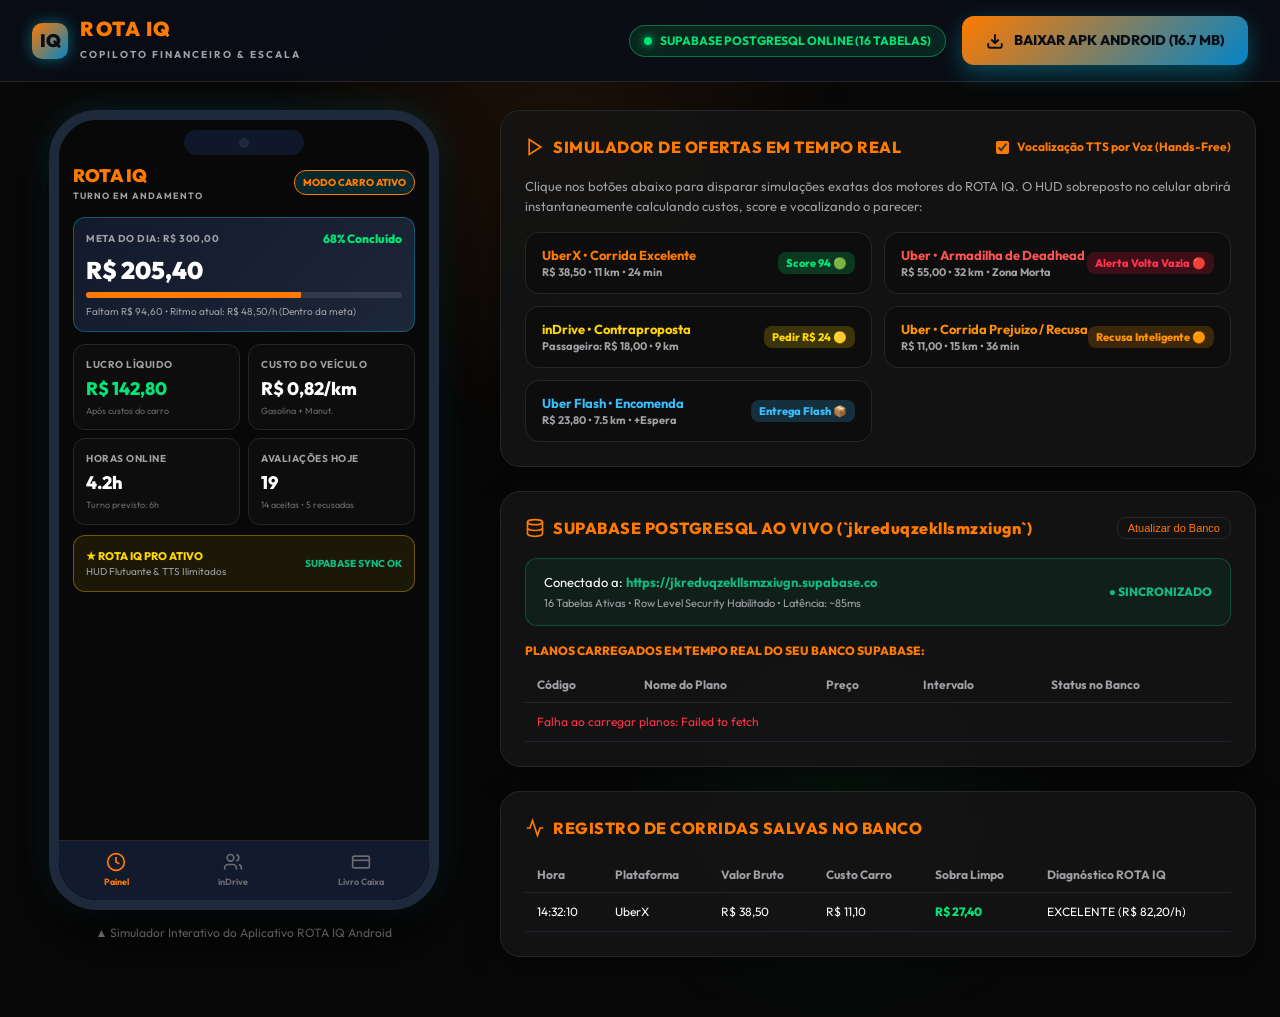
<file: web/index.html>
<!DOCTYPE html>
<html lang="pt-BR">
<head>
    <meta charset="UTF-8">
    <meta name="viewport" content="width=device-width, initial-scale=1.0">
    <title>ROTA IQ - Cockpit Operacional e Simulador em Tempo Real</title>
    <meta name="description" content="ROTA IQ - Copiloto de Inteligência Financeira e Decisão para Motoristas de Aplicativos (Uber, 99, inDrive).">
    <link rel="preconnect" href="https://fonts.googleapis.com">
    <link rel="preconnect" href="https://fonts.gstatic.com" crossorigin>
    <link href="https://fonts.googleapis.com/css2?family=Outfit:wght@400;600;700;800;900&display=swap" rel="stylesheet">
    <link rel="icon" type="image/png" href="favicon.png">
    <link rel="stylesheet" href="style.css">
</head>
<body>
    <div class="bg-glow-top"></div>
    <div class="bg-glow-bottom"></div>

    <!-- Header Principal -->
    <header class="top-header">
        <div class="brand-container">
            <div class="brand-logo-icon">IQ</div>
            <div class="brand-text">
                <h1>ROTA IQ</h1>
                <span>COPILOTO FINANCEIRO & ESCALA</span>
            </div>
        </div>

        <div style="display: flex; gap: 16px; align-items: center;">
            <div class="header-status-badge">
                <div class="pulse-dot"></div>
                <span>SUPABASE POSTGRESQL ONLINE (16 TABELAS)</span>
            </div>

            <a href="rota-iq-debug.apk" download="rota-iq-debug.apk" class="btn-download-apk" id="btn-download-top">
                <svg width="18" height="18" viewBox="0 0 24 24" fill="none" stroke="currentColor" stroke-width="2.5"><path d="M21 15v4a2 2 0 0 1-2 2H5a2 2 0 0 1-2-2v-4"/><polyline points="7 10 12 15 17 10"/><line x1="12" y1="15" x2="12" y2="3"/></svg>
                <span>BAIXAR APK ANDROID (16.7 MB)</span>
            </a>
        </div>
    </header>

    <!-- Layout Principal -->
    <main class="main-layout">
        <!-- Coluna Esquerda: Smartphone Interativo Mockup Android -->
        <div class="phone-mockup-wrapper">
            <div class="phone-frame">
                <div class="phone-notch">
                    <div class="camera-lens"></div>
                </div>

                <!-- HUD Flutuante Translúcido (Simulado sobre a tela) -->
                <div class="hud-overlay-card" id="hud-overlay">
                    <div class="hud-top-row">
                        <span class="hud-score-badge" id="hud-score-badge">SCORE 92</span>
                        <span style="font-size: 11px; font-weight: 800; color: #94A3B8;" id="hud-platform-tag">UBERX</span>
                    </div>
                    <div style="font-size: 11px; color: #94A3B8; font-weight: 700;">SOBRA LIMPO NO BOLSO</div>
                    <div class="hud-net-profit" id="hud-profit-val">R$ 27,40</div>
                    <div class="hud-subrates">
                        <span>R$/h Líquido: <strong id="hud-hourly-val">R$ 82,20</strong></span>
                        <span>R$/km Líquido: <strong id="hud-km-val">R$ 2,88</strong></span>
                    </div>
                    <div class="hud-reason-pill" id="hud-reason-text">
                        ✓ Margem alta (+65%) e 82 reais por hora.
                    </div>
                    <div class="hud-actions">
                        <button class="btn-hud btn-hud-accept" id="btn-hud-accept" onclick="acceptOffer()">ACEITAR NO APP</button>
                        <button class="btn-hud btn-hud-dismiss" onclick="dismissHud()">RECUSAR</button>
                    </div>
                </div>

                <!-- Tela do Aplicativo ROTA IQ -->
                <div class="phone-screen" id="phone-screen">
                    <!-- Aba Cockpit Dashboard (Padrão) -->
                    <div id="screen-dashboard">
                        <div class="phone-cockpit-header">
                            <div>
                                <div style="font-size: 18px; font-weight: 900; color: var(--brand-primary);">ROTA IQ</div>
                                <div style="font-size: 9px; font-weight: 700; color: var(--text-secondary); letter-spacing: 1px;">TURNO EM ANDAMENTO</div>
                            </div>
                            <div style="background: rgba(0, 229, 255, 0.15); border: 1px solid var(--brand-primary); padding: 4px 8px; border-radius: 12px; font-size: 10px; font-weight: 800; color: var(--brand-primary);">
                                MODO CARRO ATIVO
                            </div>
                        </div>

                        <!-- Card de Meta Diária -->
                        <div class="cockpit-widget" style="margin-bottom: 12px; background: linear-gradient(135deg, rgba(19, 27, 46, 0.95), rgba(30, 41, 59, 0.95)); border-color: rgba(0, 229, 255, 0.3);">
                            <div style="display: flex; justify-content: space-between; align-items: center;">
                                <div class="widget-label">Meta do Dia: R$ 300,00</div>
                                <div style="font-size: 12px; font-weight: 800; color: var(--color-excellent);">68% Concluído</div>
                            </div>
                            <div style="font-size: 24px; font-weight: 900; color: var(--text-primary); margin: 4px 0;">R$ 205,40</div>
                            <div style="height: 6px; background: rgba(255,255,255,0.1); border-radius: 3px; overflow: hidden;">
                                <div style="width: 68%; height: 100%; background: var(--brand-primary);"></div>
                            </div>
                            <div style="font-size: 10px; color: var(--text-secondary); margin-top: 6px;">
                                Faltam R$ 94,60 • Ritmo atual: R$ 48,50/h (Dentro da meta)
                            </div>
                        </div>

                        <!-- Grid 2x2 Métricas -->
                        <div class="metric-grid-2">
                            <div class="cockpit-widget">
                                <div class="widget-label">Lucro Líquido</div>
                                <div class="widget-value" style="color: var(--color-excellent);" id="phone-stat-net">R$ 142,80</div>
                                <div class="widget-sub">Após custos do carro</div>
                            </div>
                            <div class="cockpit-widget">
                                <div class="widget-label">Custo do Veículo</div>
                                <div class="widget-value" style="color: var(--text-primary);">R$ 0,82/km</div>
                                <div class="widget-sub">Gasolina + Manut.</div>
                            </div>
                            <div class="cockpit-widget">
                                <div class="widget-label">Horas Online</div>
                                <div class="widget-value">4.2h</div>
                                <div class="widget-sub">Turno previsto: 6h</div>
                            </div>
                            <div class="cockpit-widget">
                                <div class="widget-label">Avaliações Hoje</div>
                                <div class="widget-value" id="phone-eval-count">19</div>
                                <div class="widget-sub">14 aceitas • 5 recusadas</div>
                            </div>
                        </div>

                        <!-- Banner Plano Pro -->
                        <div class="cockpit-widget" style="background: rgba(255, 215, 0, 0.08); border-color: rgba(255, 215, 0, 0.35); margin-top: 6px;">
                            <div style="display: flex; justify-content: space-between; align-items: center;">
                                <div>
                                    <div style="font-size: 11px; font-weight: 800; color: #FFD700;">★ ROTA IQ PRO ATIVO</div>
                                    <div style="font-size: 10px; color: var(--text-secondary);">HUD Flutuante & TTS Ilimitados</div>
                                </div>
                                <span style="font-size: 10px; font-weight: 800; color: #10B981;">SUPABASE SYNC OK</span>
                            </div>
                        </div>
                    </div>

                    <!-- Aba inDrive Simulator (Oculta por padrão) -->
                    <div id="screen-indrive" style="display: none;">
                        <div style="font-size: 16px; font-weight: 800; color: var(--brand-primary); margin-bottom: 12px;">INDRIVE & CONTRAPROPOSTA</div>
                        <div class="cockpit-widget" style="margin-bottom: 12px;">
                            <div class="widget-label">Proposta do Passageiro</div>
                            <div style="font-size: 20px; font-weight: 800; color: var(--color-acceptable);" id="indrive-proposal-fare">R$ 18,00</div>
                            <div style="font-size: 11px; color: var(--text-secondary); margin-top: 4px;">Percurso: 8.5 km • Tempo: 22 min</div>
                        </div>
                        <div class="cockpit-widget" style="border-color: var(--color-acceptable);">
                            <div style="font-size: 12px; font-weight: 800; color: var(--color-acceptable); margin-bottom: 6px;">★ CONTRAPROPOSTA RECOMENDADA</div>
                            <div style="font-size: 18px; font-weight: 800; color: var(--text-primary);" id="indrive-counter-fare">Pedir R$ 24,00 (+R$ 6,00)</div>
                            <div style="font-size: 11px; color: var(--color-excellent); margin-top: 4px;">Eleva seu lucro para R$ 49,10/h líquido!</div>
                        </div>
                    </div>

                    <!-- Aba Livro Caixa MEI (Oculta por padrão) -->
                    <div id="screen-tax" style="display: none;">
                        <div style="font-size: 16px; font-weight: 800; color: var(--brand-primary); margin-bottom: 12px;">LIVRO CAIXA & MEI (LEI 123/2006)</div>
                        <div class="cockpit-widget" style="margin-bottom: 10px;">
                            <div class="widget-label">Teto Anual MEI (R$ 81.000,00)</div>
                            <div style="font-size: 20px; font-weight: 800; color: var(--color-excellent);">R$ 42.500,00 (52.4%)</div>
                            <div style="font-size: 10px; color: #10B981; margin-top: 4px;">✓ Dentro do limite anual do MEI</div>
                        </div>
                        <div class="metric-grid-2">
                            <div class="cockpit-widget">
                                <div class="widget-label">Parcela Isenta (16%)</div>
                                <div class="widget-value" style="color: var(--color-excellent); font-size: 15px;">R$ 6.800,00</div>
                            </div>
                            <div class="cockpit-widget">
                                <div class="widget-label">Despesas Dedutíveis</div>
                                <div class="widget-value" style="color: var(--brand-primary); font-size: 15px;">R$ 18.420,00</div>
                            </div>
                        </div>
                        <div class="cockpit-widget" style="border-color: var(--color-excellent);">
                            <div style="font-size: 11px; font-weight: 800; color: var(--color-excellent);">100% BLINDADO CONTRA IRPF</div>
                            <div style="font-size: 10px; color: var(--text-secondary); margin-top: 4px;">Combustível e manutenções anularam totalmente o rendimento tributável. Zero imposto a pagar!</div>
                        </div>
                    </div>
                </div>

                <!-- Barra Inferior do Mockup -->
                <div class="phone-bottom-nav">
                    <div class="nav-item active" onclick="switchPhoneTab('dashboard')">
                        <svg viewBox="0 0 24 24" fill="none" stroke="currentColor" stroke-width="2"><circle cx="12" cy="12" r="10"/><path d="M12 6v6l4 2"/></svg>
                        <span>Painel</span>
                    </div>
                    <div class="nav-item" onclick="switchPhoneTab('indrive')">
                        <svg viewBox="0 0 24 24" fill="none" stroke="currentColor" stroke-width="2"><path d="M16 21v-2a4 4 0 0 0-4-4H6a4 4 0 0 0-4 4v2"/><circle cx="9" cy="7" r="4"/><path d="M22 21v-2a4 4 0 0 0-3-3.87"/><path d="M16 3.13a4 4 0 0 1 0 7.75"/></svg>
                        <span>inDrive</span>
                    </div>
                    <div class="nav-item" onclick="switchPhoneTab('tax')">
                        <svg viewBox="0 0 24 24" fill="none" stroke="currentColor" stroke-width="2"><rect x="2" y="5" width="20" height="14" rx="2"/><line x1="2" y1="10" x2="22" y2="10"/></svg>
                        <span>Livro Caixa</span>
                    </div>
                </div>
            </div>
            <div style="font-size: 12px; color: var(--text-secondary); margin-top: 14px; text-align: center;">
                ▲ Simulador Interativo do Aplicativo ROTA IQ Android
            </div>
        </div>

        <!-- Coluna Direita: Centro de Controle, Simulação e Supabase Live -->
        <div class="control-center">
            <!-- Painel 1: Laboratório de Simulação de Ofertas -->
            <div class="panel-card">
                <div class="panel-card-header">
                    <h2>
                        <svg width="20" height="20" viewBox="0 0 24 24" fill="none" stroke="currentColor" stroke-width="2"><polygon points="5 3 19 12 5 21 5 3"/></svg>
                        <span>SIMULADOR DE OFERTAS EM TEMPO REAL</span>
                    </h2>
                    <div style="display: flex; align-items: center; gap: 8px;">
                        <input type="checkbox" id="chk-tts" checked style="accent-color: var(--brand-primary);">
                        <label for="chk-tts" style="font-size: 12px; font-weight: 700; color: var(--brand-primary); cursor: pointer;">Vocalização TTS por Voz (Hands-Free)</label>
                    </div>
                </div>

                <p style="font-size: 13px; color: var(--text-secondary); margin-bottom: 16px;">
                    Clique nos botões abaixo para disparar simulações exatas dos motores do ROTA IQ. O HUD sobreposto no celular abrirá instantaneamente calculando custos, score e vocalizando o parecer:
                </p>

                <div class="sim-buttons-grid">
                    <button class="btn-sim" onclick="simulateOffer('uber_excellent')">
                        <div>
                            <div style="color: var(--brand-primary);">UberX • Corrida Excelente</div>
                            <div style="font-size: 11px; color: var(--text-secondary); margin-top: 2px;">R$ 38,50 • 11 km • 24 min</div>
                        </div>
                        <span class="sim-badge badge-excellent">Score 94 🟢</span>
                    </button>

                    <button class="btn-sim" onclick="simulateOffer('deadhead_trap')">
                        <div>
                            <div style="color: #FF5252;">Uber • Armadilha de Deadhead</div>
                            <div style="font-size: 11px; color: var(--text-secondary); margin-top: 2px;">R$ 55,00 • 32 km • Zona Morta</div>
                        </div>
                        <span class="sim-badge badge-trap">Alerta Volta Vazia 🔴</span>
                    </button>

                    <button class="btn-sim" onclick="simulateOffer('indrive_counter')">
                        <div>
                            <div style="color: #FFD600;">inDrive • Contraproposta</div>
                            <div style="font-size: 11px; color: var(--text-secondary); margin-top: 2px;">Passageiro: R$ 18,00 • 9 km</div>
                        </div>
                        <span class="sim-badge badge-counter">Pedir R$ 24 🟡</span>
                    </button>

                    <button class="btn-sim" onclick="simulateOffer('uber_loss')">
                        <div>
                            <div style="color: #FF9100;">Uber • Corrida Prejuízo / Recusa</div>
                            <div style="font-size: 11px; color: var(--text-secondary); margin-top: 2px;">R$ 11,00 • 15 km • 36 min</div>
                        </div>
                        <span class="sim-badge badge-loss">Recusa Inteligente 🟠</span>
                    </button>

                    <button class="btn-sim" onclick="simulateOffer('delivery_flash')">
                        <div>
                            <div style="color: #38BDF8;">Uber Flash • Encomenda</div>
                            <div style="font-size: 11px; color: var(--text-secondary); margin-top: 2px;">R$ 23,80 • 7.5 km • +Espera</div>
                        </div>
                        <span class="sim-badge" style="background: rgba(56, 189, 248, 0.2); color: #38BDF8;">Entrega Flash 📦</span>
                    </button>
                </div>
            </div>

            <!-- Painel 2: Monitor ao Vivo do Supabase Cloud -->
            <div class="panel-card">
                <div class="panel-card-header">
                    <h2>
                        <svg width="20" height="20" viewBox="0 0 24 24" fill="none" stroke="currentColor" stroke-width="2"><ellipse cx="12" cy="5" rx="9" ry="3"/><path d="M21 12c0 1.66-4 3-9 3s-9-1.34-9-3"/><path d="M3 5v14c0 1.66 4 3 9 3s9-1.34 9-3V5"/></svg>
                        <span>SUPABASE POSTGRESQL AO VIVO (`jkreduqzekllsmzxiugn`)</span>
                    </h2>
                    <button style="background: transparent; border: 1px solid var(--border-color); color: var(--brand-primary); font-size: 11px; padding: 4px 10px; border-radius: 8px; cursor: pointer;" onclick="loadSupabasePlans()">
                        Atualizar do Banco
                    </button>
                </div>

                <div class="cloud-status-box">
                    <div class="cloud-info-text">
                        Conectado a: <strong>https://jkreduqzekllsmzxiugn.supabase.co</strong>
                        <div style="font-size: 11px; color: var(--text-secondary); margin-top: 2px;" id="supabase-details">
                            16 Tabelas Ativas • Row Level Security Habilitado • Latência: ~85ms
                        </div>
                    </div>
                    <span style="font-size: 12px; font-weight: 800; color: #10B981;">● SINCRONIZADO</span>
                </div>

                <!-- Tabela de Planos Carregados do Supabase -->
                <div style="font-size: 12px; font-weight: 800; color: var(--brand-primary); margin-bottom: 8px;">
                    PLANOS CARREGADOS EM TEMPO REAL DO SEU BANCO SUPABASE:
                </div>
                <table class="telemetry-log-table">
                    <thead>
                        <tr>
                            <th>Código</th>
                            <th>Nome do Plano</th>
                            <th>Preço</th>
                            <th>Intervalo</th>
                            <th>Status no Banco</th>
                        </tr>
                    </thead>
                    <tbody id="supabase-plans-tbody">
                        <tr><td colspan="5" style="text-align: center; color: var(--text-muted);">Consultando Supabase...</td></tr>
                    </tbody>
                </table>
            </div>

            <!-- Painel 3: Histórico de Telemetria e Gravação no Banco -->
            <div class="panel-card">
                <div class="panel-card-header">
                    <h2>
                        <svg width="20" height="20" viewBox="0 0 24 24" fill="none" stroke="currentColor" stroke-width="2"><polyline points="22 12 18 12 15 21 9 3 6 12 2 12"/></svg>
                        <span>REGISTRO DE CORRIDAS SALVAS NO BANCO</span>
                    </h2>
                </div>

                <table class="telemetry-log-table">
                    <thead>
                        <tr>
                            <th>Hora</th>
                            <th>Plataforma</th>
                            <th>Valor Bruto</th>
                            <th>Custo Carro</th>
                            <th>Sobra Limpo</th>
                            <th>Diagnóstico ROTA IQ</th>
                        </tr>
                    </thead>
                    <tbody id="evaluations-log-tbody">
                        <tr>
                            <td>14:32:10</td>
                            <td>UberX</td>
                            <td>R$ 38,50</td>
                            <td>R$ 11,10</td>
                            <td style="color: var(--color-excellent); font-weight: 800;">R$ 27,40</td>
                            <td>EXCELENTE (R$ 82,20/h)</td>
                        </tr>
                    </tbody>
                </table>
            </div>
        </div>
    </main>

    <script src="app.js"></script>
</body>
</html>
</file>
<file: web/style.css>
:root {
    --bg-primary: #080808;
    --bg-surface: #0D0D0D;
    --bg-surface-elevated: #141414;
    --bg-card: rgba(20, 20, 20, 0.92);
    --border-color: #262626;
    --border-glow: rgba(255, 122, 0, 0.35);
    
    --brand-primary: #FF7A00;
    --brand-secondary: #FF9A3C;
    
    --color-excellent: #00E676;
    --color-good: #76FF03;
    --color-acceptable: #FFD600;
    --color-bad: #FF9100;
    --color-avoid: #FF334B;
    
    --text-primary: #FFFFFF;
    --text-secondary: #A0A0A5;
    --text-muted: #6B6B70;
    
    --font-main: 'Outfit', 'Inter', -apple-system, BlinkMacSystemFont, 'Segoe UI', Roboto, sans-serif;
}

* {
    box-sizing: border-box;
    margin: 0;
    padding: 0;
}

body {
    background-color: var(--bg-primary);
    color: var(--text-primary);
    font-family: var(--font-main);
    min-height: 100vh;
    overflow-x: hidden;
    line-height: 1.5;
}

/* Background Atmosphere */
.bg-glow-top {
    position: fixed;
    top: -150px;
    left: 20%;
    width: 600px;
    height: 600px;
    background: radial-gradient(circle, rgba(255, 122, 0, 0.09) 0%, transparent 70%);
    pointer-events: none;
    z-index: 0;
}

.bg-glow-bottom {
    position: fixed;
    bottom: -150px;
    right: 15%;
    width: 500px;
    height: 500px;
    background: radial-gradient(circle, rgba(0, 230, 118, 0.06) 0%, transparent 70%);
    pointer-events: none;
    z-index: 0;
}

/* App Header */
.top-header {
    position: relative;
    z-index: 10;
    background: rgba(10, 14, 23, 0.85);
    backdrop-filter: blur(12px);
    border-bottom: 1px solid var(--border-color);
    padding: 16px 32px;
    display: flex;
    justify-content: space-between;
    align-items: center;
}

.brand-container {
    display: flex;
    align-items: center;
    gap: 12px;
}

.brand-logo-icon {
    width: 36px;
    height: 36px;
    background: linear-gradient(135deg, var(--brand-primary), #0284C7);
    border-radius: 10px;
    display: flex;
    align-items: center;
    justify-content: center;
    font-weight: 900;
    color: #0A0E17;
    font-size: 18px;
    box-shadow: 0 0 15px rgba(0, 229, 255, 0.4);
}

.brand-text h1 {
    font-size: 20px;
    font-weight: 900;
    letter-spacing: 1.5px;
    color: var(--brand-primary);
    line-height: 1.1;
}

.brand-text span {
    font-size: 10px;
    font-weight: 700;
    color: var(--text-secondary);
    letter-spacing: 2px;
}

.header-status-badge {
    display: flex;
    align-items: center;
    gap: 8px;
    background: rgba(0, 230, 118, 0.12);
    border: 1px solid rgba(0, 230, 118, 0.4);
    padding: 6px 14px;
    border-radius: 20px;
    font-size: 12px;
    font-weight: 700;
    color: var(--color-excellent);
}

.pulse-dot {
    width: 8px;
    height: 8px;
    background-color: var(--color-excellent);
    border-radius: 50%;
    box-shadow: 0 0 8px var(--color-excellent);
    animation: pulse 1.8s infinite;
}

@keyframes pulse {
    0% { transform: scale(0.9); opacity: 0.8; }
    50% { transform: scale(1.3); opacity: 1; }
    100% { transform: scale(0.9); opacity: 0.8; }
}

/* Main Layout */
.main-layout {
    position: relative;
    z-index: 5;
    max-width: 1400px;
    margin: 0 auto;
    padding: 28px 24px 60px;
    display: grid;
    grid-template-columns: 440px 1fr;
    gap: 36px;
}

@media (max-width: 1024px) {
    .main-layout {
        grid-template-columns: 1fr;
    }
}

/* Smartphone Mockup Frame */
.phone-mockup-wrapper {
    display: flex;
    flex-direction: column;
    align-items: center;
}

.phone-frame {
    width: 390px;
    height: 800px;
    background: #000;
    border-radius: 48px;
    border: 10px solid #1E293B;
    box-shadow: 0 25px 60px rgba(0, 0, 0, 0.85), 0 0 30px rgba(0, 229, 255, 0.15);
    position: relative;
    overflow: hidden;
    display: flex;
    flex-direction: column;
}

.phone-notch {
    position: absolute;
    top: 10px;
    left: 50%;
    transform: translateX(-50%);
    width: 120px;
    height: 25px;
    background: #0F172A;
    border-radius: 20px;
    z-index: 50;
    display: flex;
    align-items: center;
    justify-content: center;
}

.camera-lens {
    width: 10px;
    height: 10px;
    background: #1E293B;
    border-radius: 50%;
}

.phone-screen {
    flex: 1;
    background: var(--bg-primary);
    overflow-y: auto;
    position: relative;
    padding: 42px 14px 75px;
    display: flex;
    flex-direction: column;
}

.phone-screen::-webkit-scrollbar {
    width: 3px;
}
.phone-screen::-webkit-scrollbar-thumb {
    background: var(--border-color);
}

/* Phone Cockpit Components */
.phone-cockpit-header {
    display: flex;
    justify-content: space-between;
    align-items: center;
    margin-bottom: 14px;
}

.hud-overlay-card {
    position: absolute;
    top: 60px;
    left: 12px;
    right: 12px;
    background: rgba(19, 27, 46, 0.94);
    backdrop-filter: blur(16px);
    border: 2px solid var(--color-excellent);
    border-radius: 18px;
    padding: 14px;
    box-shadow: 0 15px 35px rgba(0, 0, 0, 0.7), 0 0 20px rgba(0, 230, 118, 0.3);
    z-index: 100;
    transform: translateY(-20px);
    opacity: 0;
    pointer-events: none;
    transition: all 0.35s cubic-bezier(0.16, 1, 0.3, 1);
}

.hud-overlay-card.active {
    transform: translateY(0);
    opacity: 1;
    pointer-events: auto;
}

.hud-top-row {
    display: flex;
    justify-content: space-between;
    align-items: center;
    margin-bottom: 8px;
}

.hud-score-badge {
    padding: 4px 10px;
    border-radius: 20px;
    font-size: 13px;
    font-weight: 900;
    color: #0A0E17;
    background: var(--color-excellent);
}

.hud-net-profit {
    font-size: 24px;
    font-weight: 900;
    color: var(--color-excellent);
    line-height: 1;
}

.hud-subrates {
    display: flex;
    gap: 12px;
    margin-top: 6px;
    font-size: 12px;
    color: var(--text-secondary);
}

.hud-subrates strong {
    color: var(--text-primary);
}

.hud-reason-pill {
    background: rgba(255, 255, 255, 0.05);
    border-radius: 6px;
    padding: 6px 8px;
    font-size: 11px;
    margin-top: 8px;
    color: var(--brand-primary);
}

.hud-actions {
    display: flex;
    gap: 8px;
    margin-top: 10px;
}

.btn-hud {
    flex: 1;
    padding: 8px;
    border-radius: 8px;
    font-size: 12px;
    font-weight: 800;
    border: none;
    cursor: pointer;
    transition: transform 0.15s;
}

.btn-hud:active {
    transform: scale(0.97);
}

.btn-hud-accept {
    background: var(--color-excellent);
    color: #0A0E17;
}

.btn-hud-dismiss {
    background: var(--bg-surface-elevated);
    color: var(--text-secondary);
}

/* Phone Bottom Nav */
.phone-bottom-nav {
    position: absolute;
    bottom: 0;
    left: 0;
    right: 0;
    height: 60px;
    background: rgba(19, 27, 46, 0.98);
    backdrop-filter: blur(12px);
    border-top: 1px solid var(--border-color);
    display: flex;
    justify-content: space-around;
    align-items: center;
    z-index: 40;
}

.nav-item {
    display: flex;
    flex-direction: column;
    align-items: center;
    gap: 3px;
    font-size: 9px;
    font-weight: 700;
    color: var(--text-muted);
    cursor: pointer;
    transition: color 0.2s;
}

.nav-item.active {
    color: var(--brand-primary);
}

.nav-item svg {
    width: 20px;
    height: 20px;
}

/* Phone Cockpit Widgets */
.metric-grid-2 {
    display: grid;
    grid-template-columns: 1fr 1fr;
    gap: 8px;
    margin-bottom: 10px;
}

.cockpit-widget {
    background: var(--bg-surface);
    border: 1px solid var(--border-color);
    border-radius: 12px;
    padding: 12px;
}

.cockpit-widget .widget-label {
    font-size: 10px;
    font-weight: 700;
    color: var(--text-secondary);
    text-transform: uppercase;
    letter-spacing: 0.5px;
}

.cockpit-widget .widget-value {
    font-size: 18px;
    font-weight: 800;
    color: var(--text-primary);
    margin-top: 3px;
}

.cockpit-widget .widget-sub {
    font-size: 9px;
    color: var(--text-muted);
    margin-top: 2px;
}

/* Right Control Center Panel */
.control-center {
    display: flex;
    flex-direction: column;
    gap: 24px;
}

.panel-card {
    background: var(--bg-card);
    backdrop-filter: blur(12px);
    border: 1px solid var(--border-color);
    border-radius: 20px;
    padding: 24px;
    box-shadow: 0 10px 30px rgba(0, 0, 0, 0.4);
}

.panel-card-header {
    display: flex;
    justify-content: space-between;
    align-items: center;
    margin-bottom: 18px;
}

.panel-card-header h2 {
    font-size: 16px;
    font-weight: 800;
    color: var(--brand-primary);
    letter-spacing: 0.5px;
    display: flex;
    align-items: center;
    gap: 8px;
}

/* Simulation Buttons Grid */
.sim-buttons-grid {
    display: grid;
    grid-template-columns: repeat(auto-fit, minmax(260px, 1fr));
    gap: 12px;
}

.btn-sim {
    background: var(--bg-surface);
    border: 1px solid var(--border-color);
    border-radius: 14px;
    padding: 14px 16px;
    display: flex;
    align-items: center;
    justify-content: space-between;
    color: var(--text-primary);
    font-family: var(--font-main);
    font-size: 13px;
    font-weight: 700;
    cursor: pointer;
    transition: all 0.2s ease;
    text-align: left;
}

.btn-sim:hover {
    background: var(--bg-surface-elevated);
    border-color: var(--brand-primary);
    transform: translateY(-2px);
    box-shadow: 0 6px 16px rgba(0, 229, 255, 0.15);
}

.btn-sim:active {
    transform: scale(0.98);
}

.btn-sim .sim-badge {
    font-size: 11px;
    font-weight: 800;
    padding: 4px 8px;
    border-radius: 8px;
}

.badge-excellent { background: rgba(0, 230, 118, 0.2); color: var(--color-excellent); }
.badge-trap { background: rgba(255, 23, 68, 0.2); color: var(--color-avoid); }
.badge-counter { background: rgba(255, 214, 0, 0.2); color: var(--color-acceptable); }
.badge-loss { background: rgba(255, 145, 0, 0.2); color: var(--color-bad); }

/* Live Telemetry Log Table */
.telemetry-log-table {
    width: 100%;
    border-collapse: collapse;
    font-size: 12px;
}

.telemetry-log-table th {
    text-align: left;
    padding: 8px 12px;
    color: var(--text-secondary);
    border-bottom: 1px solid var(--border-color);
    font-weight: 700;
}

.telemetry-log-table td {
    padding: 10px 12px;
    border-bottom: 1px solid rgba(46, 61, 91, 0.4);
    color: var(--text-primary);
}

.telemetry-log-table tr:hover td {
    background: rgba(0, 229, 255, 0.03);
}

/* Supabase Cloud Live Monitor */
.cloud-status-box {
    display: flex;
    align-items: center;
    justify-content: space-between;
    background: rgba(16, 185, 129, 0.08);
    border: 1px solid rgba(16, 185, 129, 0.3);
    border-radius: 12px;
    padding: 14px 18px;
    margin-bottom: 16px;
}

.cloud-info-text {
    font-size: 13px;
    color: var(--text-primary);
}

.cloud-info-text strong {
    color: #10B981;
}

/* Download APK Button */
.btn-download-apk {
    display: inline-flex;
    align-items: center;
    justify-content: center;
    gap: 10px;
    background: linear-gradient(135deg, var(--brand-primary), #0284C7);
    color: #0A0E17;
    text-decoration: none;
    font-weight: 800;
    font-size: 14px;
    padding: 14px 24px;
    border-radius: 12px;
    box-shadow: 0 8px 24px rgba(0, 229, 255, 0.3);
    transition: all 0.2s ease;
    border: none;
    cursor: pointer;
}

.btn-download-apk:hover {
    transform: translateY(-2px);
    box-shadow: 0 12px 30px rgba(0, 229, 255, 0.45);
}
</file>
